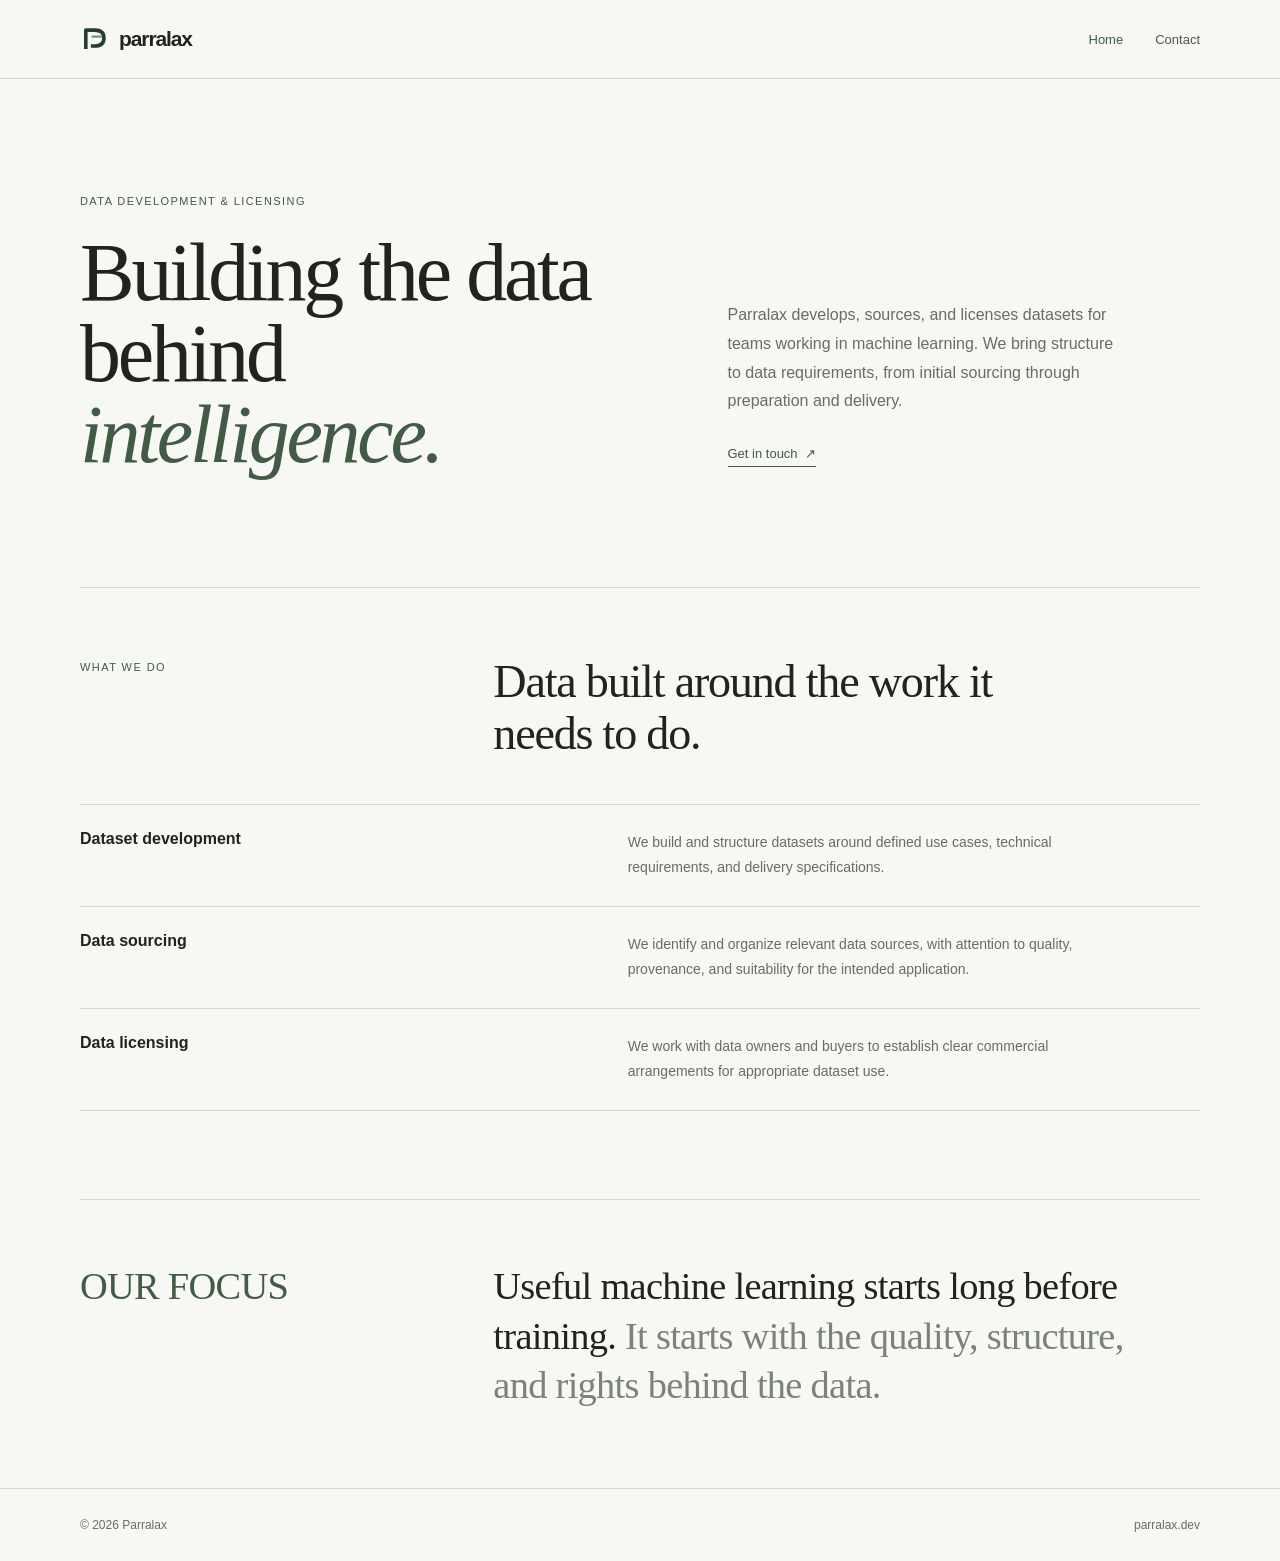
<file: index.html>
<!doctype html>
<html lang="en">
<head>
  <meta charset="utf-8">
  <meta name="viewport" content="width=device-width, initial-scale=1">
  <meta name="theme-color" content="#f7f7f3">
  <meta name="description" content="Parralax develops, sources, and licenses datasets for machine learning.">
  <title>Parralax | Data development</title>
  <!-- Existing Parralax P favicon retained exactly -->
  <link rel="icon" type="image/svg+xml" href="data:image/svg+xml,%3Csvg%20xmlns%3D%22http%3A%2F%2Fwww.w3.org%2F2000%2Fsvg%22%20viewBox%3D%220%200%2064%2064%22%3E%3Cpath%20d%3D%22M12%2055V9h23c15%200%2023%208%2023%2021S50%2051%2035%2051H25%22%20fill%3D%22none%22%20stroke%3D%22%23263e2c%22%20stroke-width%3D%228%22%20stroke-linejoin%3D%22round%22%2F%3E%3Cpath%20d%3D%22M25%2026h26%22%20stroke%3D%22%2378917c%22%20stroke-width%3D%225%22%2F%3E%3C%2Fsvg%3E">
  <style>
    :root {
      --paper: #f7f7f3;
      --ink: #20231f;
      --muted: #686d65;
      --line: #d9dcd4;
      --green: #425b46;
      --serif: Georgia, "Times New Roman", serif;
      --sans: Arial, Helvetica, sans-serif;
    }
    * { box-sizing: border-box; }
    html { scroll-behavior: smooth; }
    body {
      margin: 0;
      background: var(--paper);
      color: var(--ink);
      font-family: var(--sans);
      -webkit-font-smoothing: antialiased;
    }
    a { color: inherit; text-decoration: none; }
    .wrap { width: min(1120px, calc(100% - 64px)); margin: 0 auto; }
    header { border-bottom: 1px solid var(--line); }
    .nav {
      height: 78px;
      display: flex;
      align-items: center;
      justify-content: space-between;
    }
    .brand {
      display: inline-flex;
      align-items: center;
      gap: 10px;
      font-size: 21px;
      font-weight: 700;
      letter-spacing: -1.1px;
    }
    .brand svg { width: 29px; height: 29px; }
    .navlinks { display: flex; gap: 32px; font-size: 13px; color: #50564e; }
    .navlinks a:hover, .navlinks a[aria-current="page"] { color: var(--green); }
    .hero {
      display: grid;
      grid-template-columns: 1.1fr .9fr;
      gap: 70px;
      align-items: end;
      padding-top: 116px;
      padding-bottom: 112px;
    }
    .eyebrow {
      margin: 0 0 25px;
      color: var(--green);
      font-size: 11px;
      letter-spacing: .13em;
      text-transform: uppercase;
    }
    h1 {
      max-width: 690px;
      margin: 0;
      font-family: var(--serif);
      font-size: clamp(54px, 6.4vw, 83px);
      font-weight: 400;
      line-height: .99;
      letter-spacing: -3.2px;
    }
    h1 em { color: var(--green); font-weight: 400; }
    .hero-copy { padding-bottom: 8px; }
    .hero-copy p {
      max-width: 390px;
      margin: 0 0 28px;
      color: var(--muted);
      font-size: 16px;
      line-height: 1.8;
    }
    .plain-link {
      display: inline-block;
      padding-bottom: 5px;
      border-bottom: 1px solid var(--green);
      color: var(--green);
      font-size: 13px;
    }
    .section { border-top: 1px solid var(--line); padding: 68px 0 88px; }
    .section-head {
      display: grid;
      grid-template-columns: 1fr 2fr;
      gap: 60px;
      margin-bottom: 45px;
    }
    .section-label {
      margin: 5px 0 0;
      color: var(--green);
      font-size: 11px;
      letter-spacing: .13em;
      text-transform: uppercase;
    }
    h2 {
      max-width: 590px;
      margin: 0;
      font-family: var(--serif);
      font-size: clamp(32px, 3.6vw, 47px);
      font-weight: 400;
      line-height: 1.12;
      letter-spacing: -1.2px;
    }
    .service-list { border-top: 1px solid var(--line); }
    .service {
      display: grid;
      grid-template-columns: 1fr 1.15fr;
      gap: 50px;
      padding: 25px 0 27px;
      border-bottom: 1px solid var(--line);
    }
    .service h3 { margin: 0; font-size: 16px; font-weight: 600; }
    .service p {
      max-width: 490px;
      margin: 0;
      color: var(--muted);
      font-size: 14px;
      line-height: 1.75;
    }
    .statement {
      display: grid;
      grid-template-columns: 1fr 2fr;
      gap: 60px;
      border-top: 1px solid var(--line);
      padding: 62px 0 78px;
    }
    .statement p {
      max-width: 670px;
      margin: 0;
      font-family: var(--serif);
      font-size: clamp(26px, 3vw, 39px);
      line-height: 1.28;
      letter-spacing: -.7px;
    }
    .statement span { color: #7b8378; }
    footer { border-top: 1px solid var(--line); }
    .footer {
      min-height: 72px;
      display: flex;
      justify-content: space-between;
      align-items: center;
      color: var(--muted);
      font-size: 12px;
    }
    .contact-page {
      min-height: calc(100vh - 151px);
      display: flex;
      align-items: center;
      padding-top: 80px;
      padding-bottom: 100px;
    }
    .contact-inner { width: 100%; }
    .contact-page h1 { margin-bottom: 58px; }
    .contact-rule { height: 1px; background: var(--line); }
    .email {
      display: flex;
      justify-content: space-between;
      align-items: center;
      gap: 20px;
      padding: 34px 0;
      font-size: clamp(21px, 3.3vw, 42px);
      letter-spacing: -1.2px;
      overflow-wrap: anywhere;
    }
    .email:hover { color: var(--green); }
    .email span { font-family: var(--sans); font-size: 24px; }
    .hidden { display: none !important; }
    @media (max-width: 700px) {
      .wrap { width: calc(100% - 40px); }
      .nav { height: 70px; }
      .hero { grid-template-columns: 1fr; gap: 35px; padding: 82px 0 76px; }
      h1 { font-size: clamp(49px, 13vw, 72px); letter-spacing: -2px; }
      .hero-copy p { font-size: 15px; }
      .section { padding: 55px 0 65px; }
      .section-head, .statement { grid-template-columns: 1fr; gap: 24px; }
      .service { grid-template-columns: 1fr; gap: 9px; }
      .statement { padding: 52px 0 62px; }
      .footer { min-height: 65px; gap: 12px; flex-wrap: wrap; }
      .contact-page { min-height: calc(100vh - 135px); }
      .contact-page h1 { margin-bottom: 40px; }
      .email { font-size: clamp(19px, 5vw, 30px); padding: 27px 0; }
    }
  </style>
</head>
<body>
  <header>
    <div class="wrap nav">
      <a class="brand" href="#/" aria-label="Parralax home">
        <svg viewBox="0 0 40 40" fill="none" aria-hidden="true">
          <path d="M8 33V7h12.5C29 7 33 11.4 33 18s-4 11-12.5 11H15" stroke="#263e2c" stroke-width="5" stroke-linejoin="round"/>
          <path d="M16 16h14" stroke="#78917c" stroke-width="3"/>
        </svg>
        parralax
      </a>
      <nav class="navlinks" aria-label="Main navigation">
        <a href="#/" data-nav="home">Home</a>
        <a href="#/contact" data-nav="contact">Contact</a>
      </nav>
    </div>
  </header>

  <main id="home">
    <div class="wrap">
      <section class="hero">
        <div>
          <p class="eyebrow">Data development &amp; licensing</p>
          <h1>Building the data behind <em>intelligence.</em></h1>
        </div>
        <div class="hero-copy">
          <p>Parralax develops, sources, and licenses datasets for teams working in machine learning. We bring structure to data requirements, from initial sourcing through preparation and delivery.</p>
          <a class="plain-link" href="#/contact">Get in touch&nbsp; ↗</a>
        </div>
      </section>

      <section class="section">
        <div class="section-head">
          <p class="section-label">What we do</p>
          <h2>Data built around the work it needs to do.</h2>
        </div>
        <div class="service-list">
          <article class="service">
            <h3>Dataset development</h3>
            <p>We build and structure datasets around defined use cases, technical requirements, and delivery specifications.</p>
          </article>
          <article class="service">
            <h3>Data sourcing</h3>
            <p>We identify and organize relevant data sources, with attention to quality, provenance, and suitability for the intended application.</p>
          </article>
          <article class="service">
            <h3>Data licensing</h3>
            <p>We work with data owners and buyers to establish clear commercial arrangements for appropriate dataset use.</p>
          </article>
        </div>
      </section>

      <section class="statement">
        <p class="section-label">Our focus</p>
        <p>Useful machine learning starts long before training. <span>It starts with the quality, structure, and rights behind the data.</span></p>
      </section>
    </div>
  </main>

  <main id="contact" class="wrap contact-page hidden">
    <div class="contact-inner">
      <p class="eyebrow">Contact / Parralax</p>
      <h1>Contact me.</h1>
      <div class="contact-rule"></div>
      <a class="email" href="mailto:mjimanov@gmail.com">
        mjimanov@gmail.com <span aria-hidden="true">↗</span>
      </a>
      <div class="contact-rule"></div>
    </div>
  </main>

  <footer>
    <div class="wrap footer">
      <span>© <span id="year">2026</span> Parralax</span>
      <span>parralax.dev</span>
    </div>
  </footer>

  <script>
    document.getElementById("year").textContent = new Date().getFullYear();
    function route() {
      const isContact = location.hash.replace(/^#/, "").replace(/\/$/, "") === "/contact";
      document.getElementById("home").classList.toggle("hidden", isContact);
      document.getElementById("contact").classList.toggle("hidden", !isContact);
      document.querySelectorAll("[data-nav]").forEach(link => {
        if ((link.dataset.nav === "contact") === isContact) {
          link.setAttribute("aria-current", "page");
        } else {
          link.removeAttribute("aria-current");
        }
      });
      document.title = isContact ? "Contact | Parralax" : "Parralax | Data development";
      window.scrollTo(0, 0);
    }
    addEventListener("hashchange", route);
    route();
  </script>
</body>
</html>
</file>
